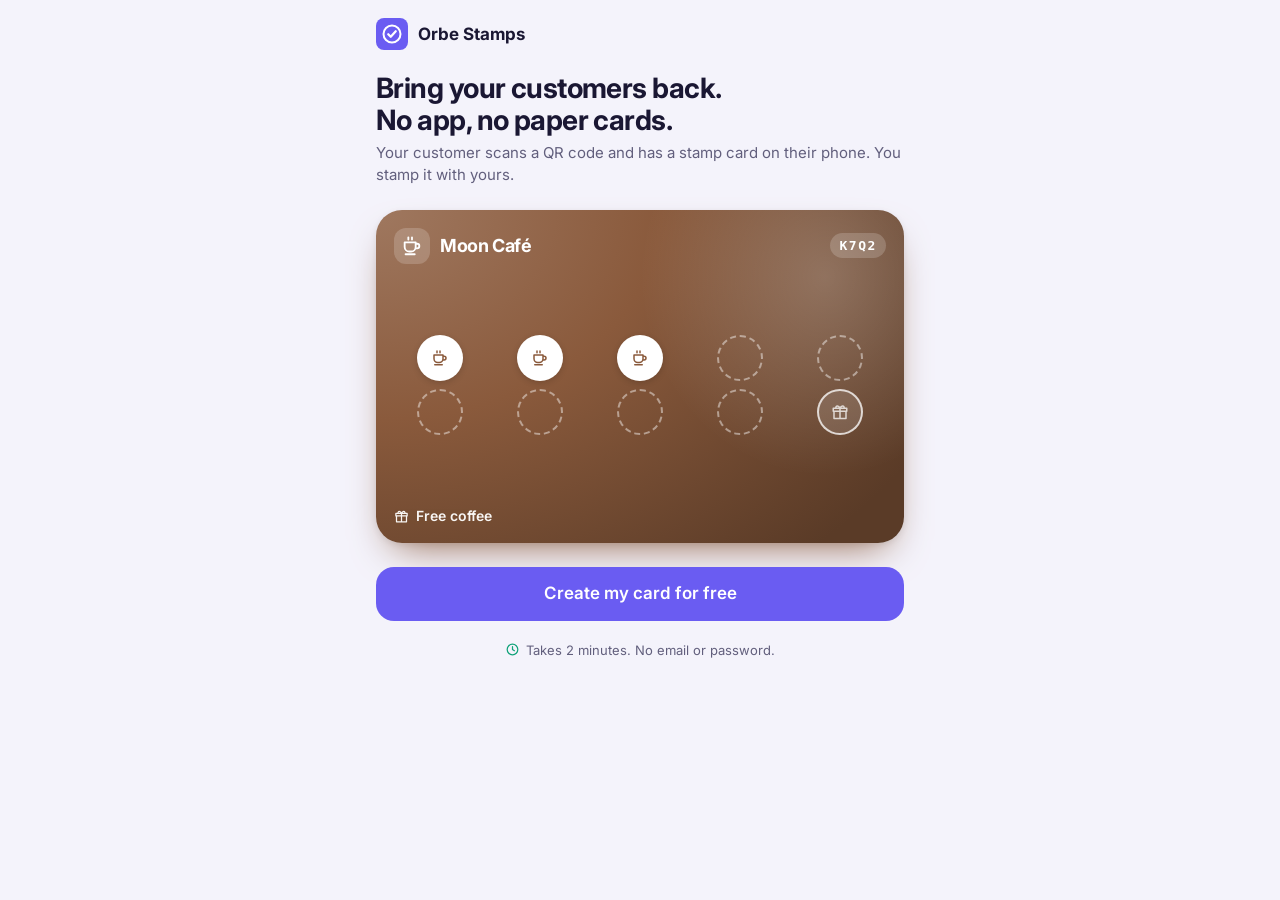
<file: index.html>
<!doctype html>
<html lang="es">
<head>
<meta charset="utf-8">
<meta name="viewport" content="width=device-width, initial-scale=1, viewport-fit=cover">
<meta name="theme-color" content="#f4f3fb" media="(prefers-color-scheme: light)">
<meta name="theme-color" content="#0b0a14" media="(prefers-color-scheme: dark)">
<meta name="apple-mobile-web-app-capable" content="yes">
<meta name="mobile-web-app-capable" content="yes">
<meta name="apple-mobile-web-app-title" content="Orbe Sellos">
<meta name="description" content="Tarjeta de fidelidad de sellos sin app: tu cliente escanea un QR y tú sellas con tu teléfono.">
<title>Orbe Sellos</title>
<link rel="icon" href="icono.svg" type="image/svg+xml">
<link rel="apple-touch-icon" href="icono-180.png">
<link rel="preconnect" href="https://fonts.googleapis.com">
<link rel="preconnect" href="https://fonts.gstatic.com" crossorigin>
<link rel="stylesheet" href="https://fonts.googleapis.com/css2?family=Inter:wght@400;500;600;700&display=swap">
<link rel="stylesheet" href="sellos.css">
<link rel="modulepreload" href="js/lib/preact-htm.js">
</head>
<body>
<div id="app"></div>
<noscript><p style="padding:40px 20px;text-align:center">Orbe Sellos necesita JavaScript.</p></noscript>
<script type="module" src="js/negocio.js"></script>
</body>
</html>
</file>
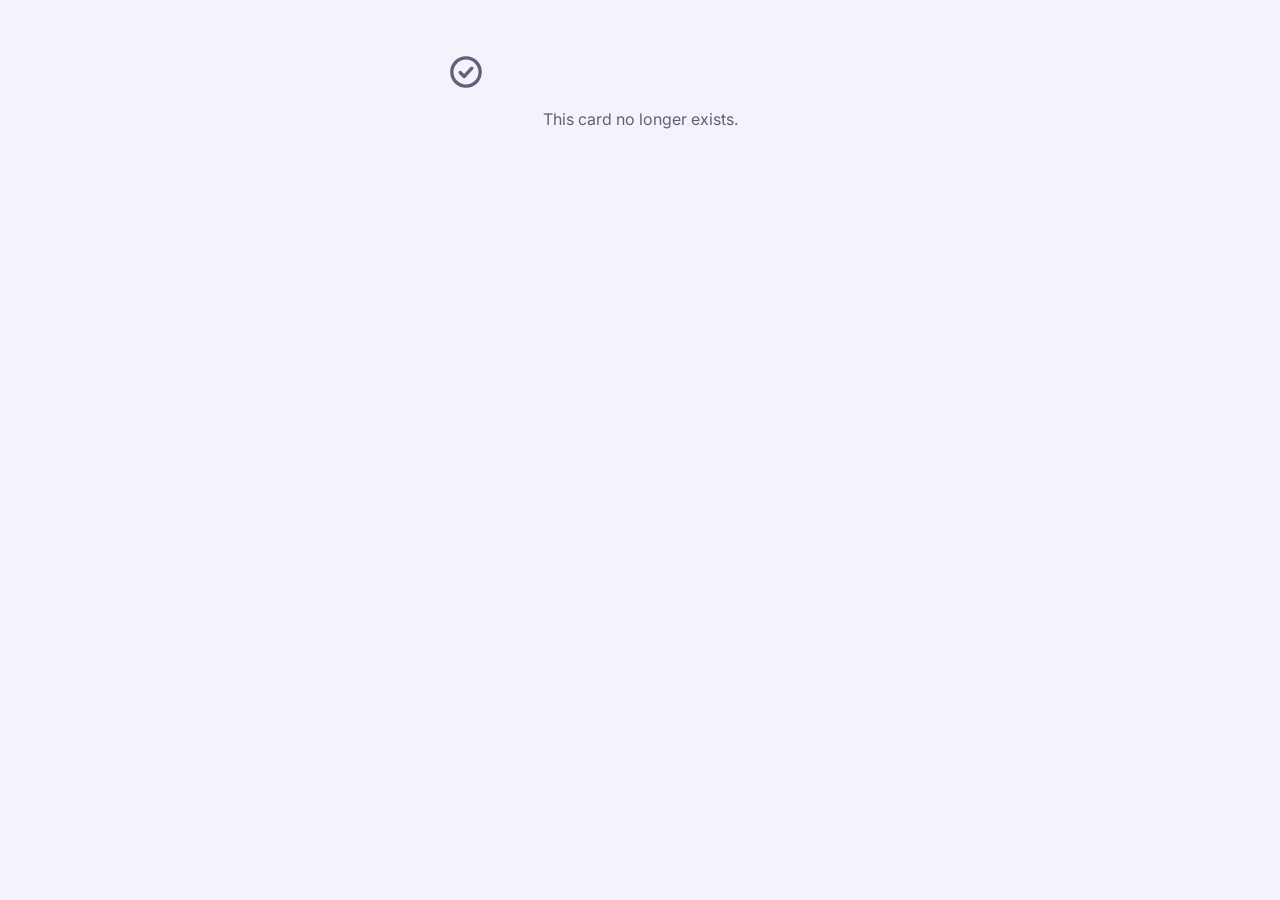
<file: t.html>
<!doctype html>
<html lang="es">
<head>
<meta charset="utf-8">
<meta name="viewport" content="width=device-width, initial-scale=1, viewport-fit=cover">
<meta name="theme-color" content="#f4f3fb" media="(prefers-color-scheme: light)">
<meta name="theme-color" content="#0b0a14" media="(prefers-color-scheme: dark)">
<meta name="apple-mobile-web-app-capable" content="yes">
<meta name="mobile-web-app-capable" content="yes">
<meta name="apple-mobile-web-app-status-bar-style" content="default">
<meta name="apple-mobile-web-app-title" content="Mi tarjeta">
<meta name="description" content="Tu tarjeta de sellos. Sin descargar nada.">
<title>Mi tarjeta de sellos</title>
<link rel="icon" href="icono.svg" type="image/svg+xml">
<link rel="apple-touch-icon" href="icono-180.png">
<link rel="preconnect" href="https://fonts.googleapis.com">
<link rel="preconnect" href="https://fonts.gstatic.com" crossorigin>
<link rel="stylesheet" href="https://fonts.googleapis.com/css2?family=Inter:wght@400;500;600;700&display=swap">
<link rel="stylesheet" href="sellos.css">
<link rel="modulepreload" href="js/lib/preact-htm.js">
</head>
<body>
<div id="app"></div>
<noscript><p style="padding:40px 20px;text-align:center">Activa JavaScript para ver tu tarjeta.</p></noscript>
<script type="module" src="js/cliente.js"></script>
</body>
</html>
</file>
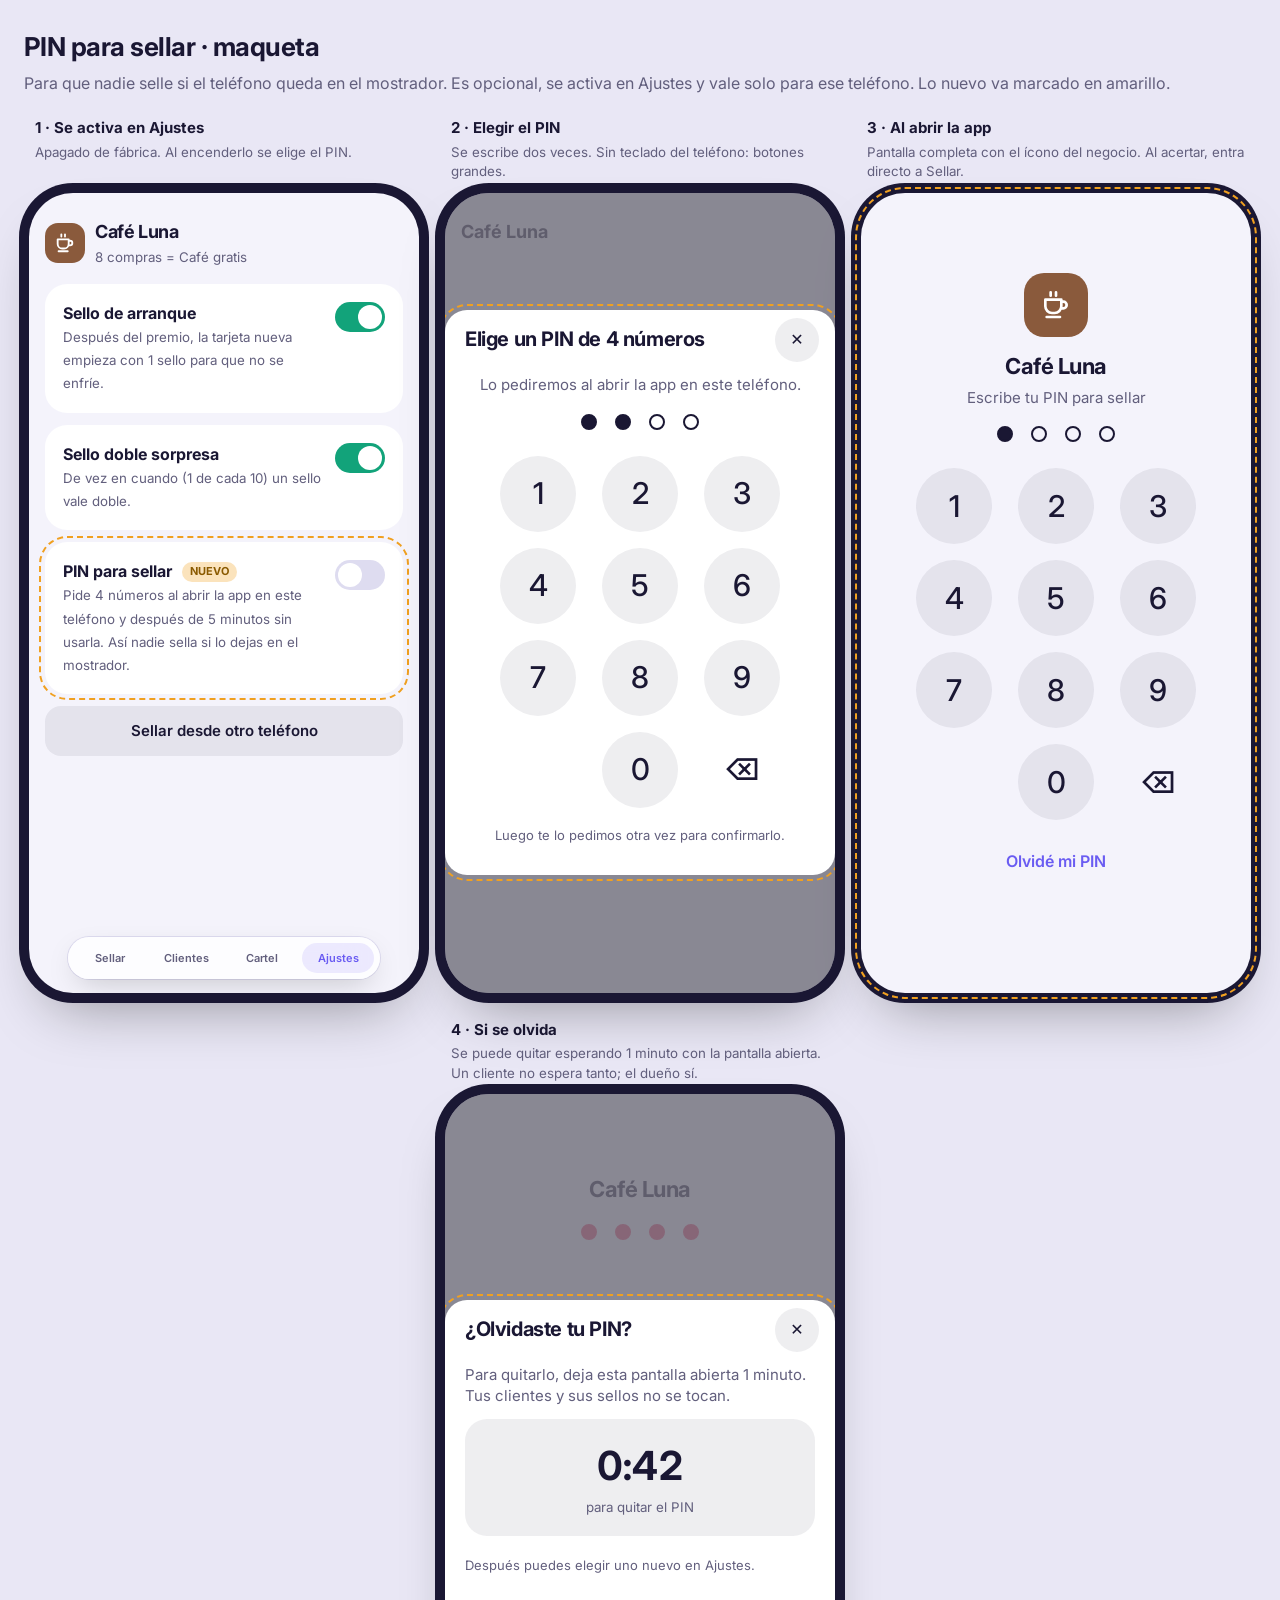
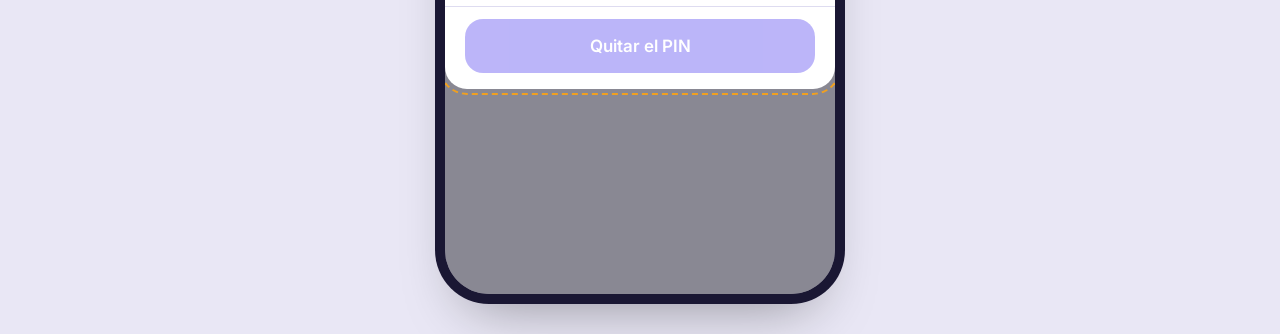
<file: maquetas/pin.html>
<!doctype html>
<html lang="es">
<head>
<meta charset="utf-8">
<meta name="viewport" content="width=device-width, initial-scale=1">
<title>Maqueta PIN</title>
<link rel="stylesheet" href="https://fonts.googleapis.com/css2?family=Inter:wght@400;500;600;700&display=swap">
<link rel="stylesheet" href="../sellos.css">
<style>
  body { background: #e9e7f5; padding: 28px 24px 40px; }
  .titulo-m { max-width: 1680px; margin: 0 auto 6px; font-size: 26px; }
  .sub-m { max-width: 1680px; margin: 0 auto 22px; color: var(--muted); }
  .tira { display: flex; gap: 26px; justify-content: center; flex-wrap: wrap; }
  .marco { width: 390px; }
  .marco > b { display: block; margin: 0 0 4px 6px; font-size: 15px; }
  .marco > small { display: block; margin: 0 0 10px 6px; color: var(--muted); min-height: 40px; }
  .tel { position: relative; width: 390px; height: 800px; background: var(--bg); border-radius: 44px; overflow: hidden; box-shadow: 0 0 0 10px #1a1733, 0 30px 60px -20px rgba(0,0,0,.4); }
  .tel .app { padding-top: 26px; }
  .tel .velo { position: absolute; animation: none; }
  .tel .hoja { animation: none; }
  .ic { display: block; }
  /* Lo nuevo */
  .puntos { display: flex; gap: 18px; justify-content: center; margin: 18px 0 26px; }
  .puntos i { width: 16px; height: 16px; border-radius: 50%; border: 2px solid var(--ink); }
  .puntos i.si { background: var(--ink); }
  .puntos.mal i { border-color: var(--out); background: var(--out); }
  .teclado { display: grid; grid-template-columns: repeat(3, 76px); gap: 16px 26px; justify-content: center; }
  .teclado button { width: 76px; height: 76px; border-radius: 50%; background: var(--fill); font-size: 30px; font-weight: 500; display: grid; place-items: center; }
  .teclado button.vacia { background: none; }
  .candado { width: 64px; height: 64px; border-radius: 20px; display: grid; place-items: center; margin: 0 auto 14px; color: #fff; }
  .nuevo { outline: 2.5px dashed var(--warn); outline-offset: 4px; border-radius: 22px; }
  .etq-nuevo { display: inline-block; font-size: 11px; font-weight: 700; color: #8a5a00; background: color-mix(in srgb, var(--warn) 30%, #fff); padding: 2px 8px; border-radius: 999px; margin-left: 6px; vertical-align: 2px; }
  .barra { position: absolute; }
</style>
</head>
<body>
<h1 class="titulo-m">PIN para sellar · maqueta</h1>
<p class="sub-m">Para que nadie selle si el teléfono queda en el mostrador. Es opcional, se activa en Ajustes y vale solo para ese teléfono. Lo nuevo va marcado en amarillo.</p>

<div class="tira">

  <!-- 1. Ajustes -->
  <div class="marco">
    <b>1 · Se activa en Ajustes</b>
    <small>Apagado de fábrica. Al encenderlo se elige el PIN.</small>
    <div class="tel"><div class="app">
      <div class="fila" style="justify-content:space-between;margin-bottom:16px">
        <div class="fila"><span style="background:#8a5a3c;color:#fff;width:40px;height:40px;border-radius:13px;display:grid;place-items:center"><svg width="22" height="22" viewBox="0 0 24 24" fill="none" stroke="currentColor" stroke-width="2" stroke-linecap="round" stroke-linejoin="round"><path d="M4 8h12v5a5 5 0 0 1-5 5H9a5 5 0 0 1-5-5zM16 9.5h1.5a2.5 2.5 0 0 1 0 5H16M8 2.5v2.5M12 2.5v2.5M5 21h10"/></svg></span>
          <div><b style="display:block;font-size:18px;letter-spacing:-.02em">Café Luna</b><small class="muted">8 compras = Café gratis</small></div></div>
      </div>
      <div class="pila">
        <button class="fila caja" style="text-align:left;align-items:flex-start;width:100%"><span style="flex:1"><b style="display:block">Sello de arranque</b><small class="muted">Después del premio, la tarjeta nueva empieza con 1 sello para que no se enfríe.</small></span>
          <span style="flex:none;width:50px;height:30px;border-radius:15px;padding:3px;background:var(--in)"><span style="display:block;width:24px;height:24px;border-radius:50%;background:#fff;transform:translateX(20px)"></span></span></button>
        <button class="fila caja" style="text-align:left;align-items:flex-start;width:100%"><span style="flex:1"><b style="display:block">Sello doble sorpresa</b><small class="muted">De vez en cuando (1 de cada 10) un sello vale doble.</small></span>
          <span style="flex:none;width:50px;height:30px;border-radius:15px;padding:3px;background:var(--in)"><span style="display:block;width:24px;height:24px;border-radius:50%;background:#fff;transform:translateX(20px)"></span></span></button>
        <button class="fila caja nuevo" style="text-align:left;align-items:flex-start;width:100%"><span style="flex:1"><b style="display:block">PIN para sellar <span class="etq-nuevo">NUEVO</span></b><small class="muted">Pide 4 números al abrir la app en este teléfono y después de 5 minutos sin usarla. Así nadie sella si lo dejas en el mostrador.</small></span>
          <span style="flex:none;width:50px;height:30px;border-radius:15px;padding:3px;background:var(--line)"><span style="display:block;width:24px;height:24px;border-radius:50%;background:#fff"></span></span></button>
        <button class="b-sec ancho">Sellar desde otro teléfono</button>
      </div>
    </div>
    <nav class="barra"><button>Sellar</button><button>Clientes</button><button>Cartel</button><button class="si">Ajustes</button></nav>
    </div>
  </div>

  <!-- 2. Elegir PIN -->
  <div class="marco">
    <b>2 · Elegir el PIN</b>
    <small>Se escribe dos veces. Sin teclado del teléfono: botones grandes.</small>
    <div class="tel"><div class="app" style="opacity:.35"><b style="font-size:18px">Café Luna</b></div>
      <div class="velo"><div class="hoja nuevo">
        <div class="h-raya"></div>
        <div class="h-cab"><h2>Elige un PIN de 4 números</h2><button class="b-icono">✕</button></div>
        <div class="h-cuerpo">
          <p class="sub" style="margin:0;text-align:center">Lo pediremos al abrir la app en este teléfono.</p>
          <div class="puntos"><i class="si"></i><i class="si"></i><i></i><i></i></div>
          <div class="teclado"><button>1</button><button>2</button><button>3</button><button>4</button><button>5</button><button>6</button><button>7</button><button>8</button><button>9</button><button class="vacia"></button><button>0</button><button class="vacia">⌫</button></div>
          <p class="pista" style="justify-content:center;margin-top:18px">Luego te lo pedimos otra vez para confirmarlo.</p>
        </div>
      </div></div>
    </div>
  </div>

  <!-- 3. Bloqueada -->
  <div class="marco">
    <b>3 · Al abrir la app</b>
    <small>Pantalla completa con el ícono del negocio. Al acertar, entra directo a Sellar.</small>
    <div class="tel nuevo" style="border-radius:44px"><div class="app" style="text-align:center;padding-top:80px">
      <span class="candado" style="background:#8a5a3c"><svg width="32" height="32" viewBox="0 0 24 24" fill="none" stroke="currentColor" stroke-width="2" stroke-linecap="round" stroke-linejoin="round"><path d="M4 8h12v5a5 5 0 0 1-5 5H9a5 5 0 0 1-5-5zM16 9.5h1.5a2.5 2.5 0 0 1 0 5H16M8 2.5v2.5M12 2.5v2.5M5 21h10"/></svg></span>
      <h2 style="font-size:22px">Café Luna</h2>
      <p class="sub" style="margin-top:4px">Escribe tu PIN para sellar</p>
      <div class="puntos"><i class="si"></i><i></i><i></i><i></i></div>
      <div class="teclado"><button>1</button><button>2</button><button>3</button><button>4</button><button>5</button><button>6</button><button>7</button><button>8</button><button>9</button><button class="vacia"></button><button>0</button><button class="vacia">⌫</button></div>
      <button class="b-texto" style="margin-top:20px">Olvidé mi PIN</button>
    </div></div>
  </div>

  <!-- 4. Olvidé -->
  <div class="marco">
    <b>4 · Si se olvida</b>
    <small>Se puede quitar esperando 1 minuto con la pantalla abierta. Un cliente no espera tanto; el dueño sí.</small>
    <div class="tel"><div class="app" style="text-align:center;padding-top:80px;opacity:.35">
      <h2 style="font-size:22px">Café Luna</h2><div class="puntos mal"><i></i><i></i><i></i><i></i></div></div>
      <div class="velo"><div class="hoja nuevo">
        <div class="h-raya"></div>
        <div class="h-cab"><h2>¿Olvidaste tu PIN?</h2><button class="b-icono">✕</button></div>
        <div class="h-cuerpo pila">
          <p class="sub" style="margin:0">Para quitarlo, deja esta pantalla abierta 1 minuto. Tus clientes y sus sellos no se tocan.</p>
          <div class="caja" style="background:var(--fill);text-align:center"><b class="num" style="font-size:40px;letter-spacing:-.02em">0:42</b><br/><small class="muted">para quitar el PIN</small></div>
          <p class="pista">Después puedes elegir uno nuevo en Ajustes.</p>
        </div>
        <div class="h-pie"><button class="b-pri" disabled>Quitar el PIN</button></div>
      </div></div>
    </div>
  </div>

</div>
</body>
</html>
</file>
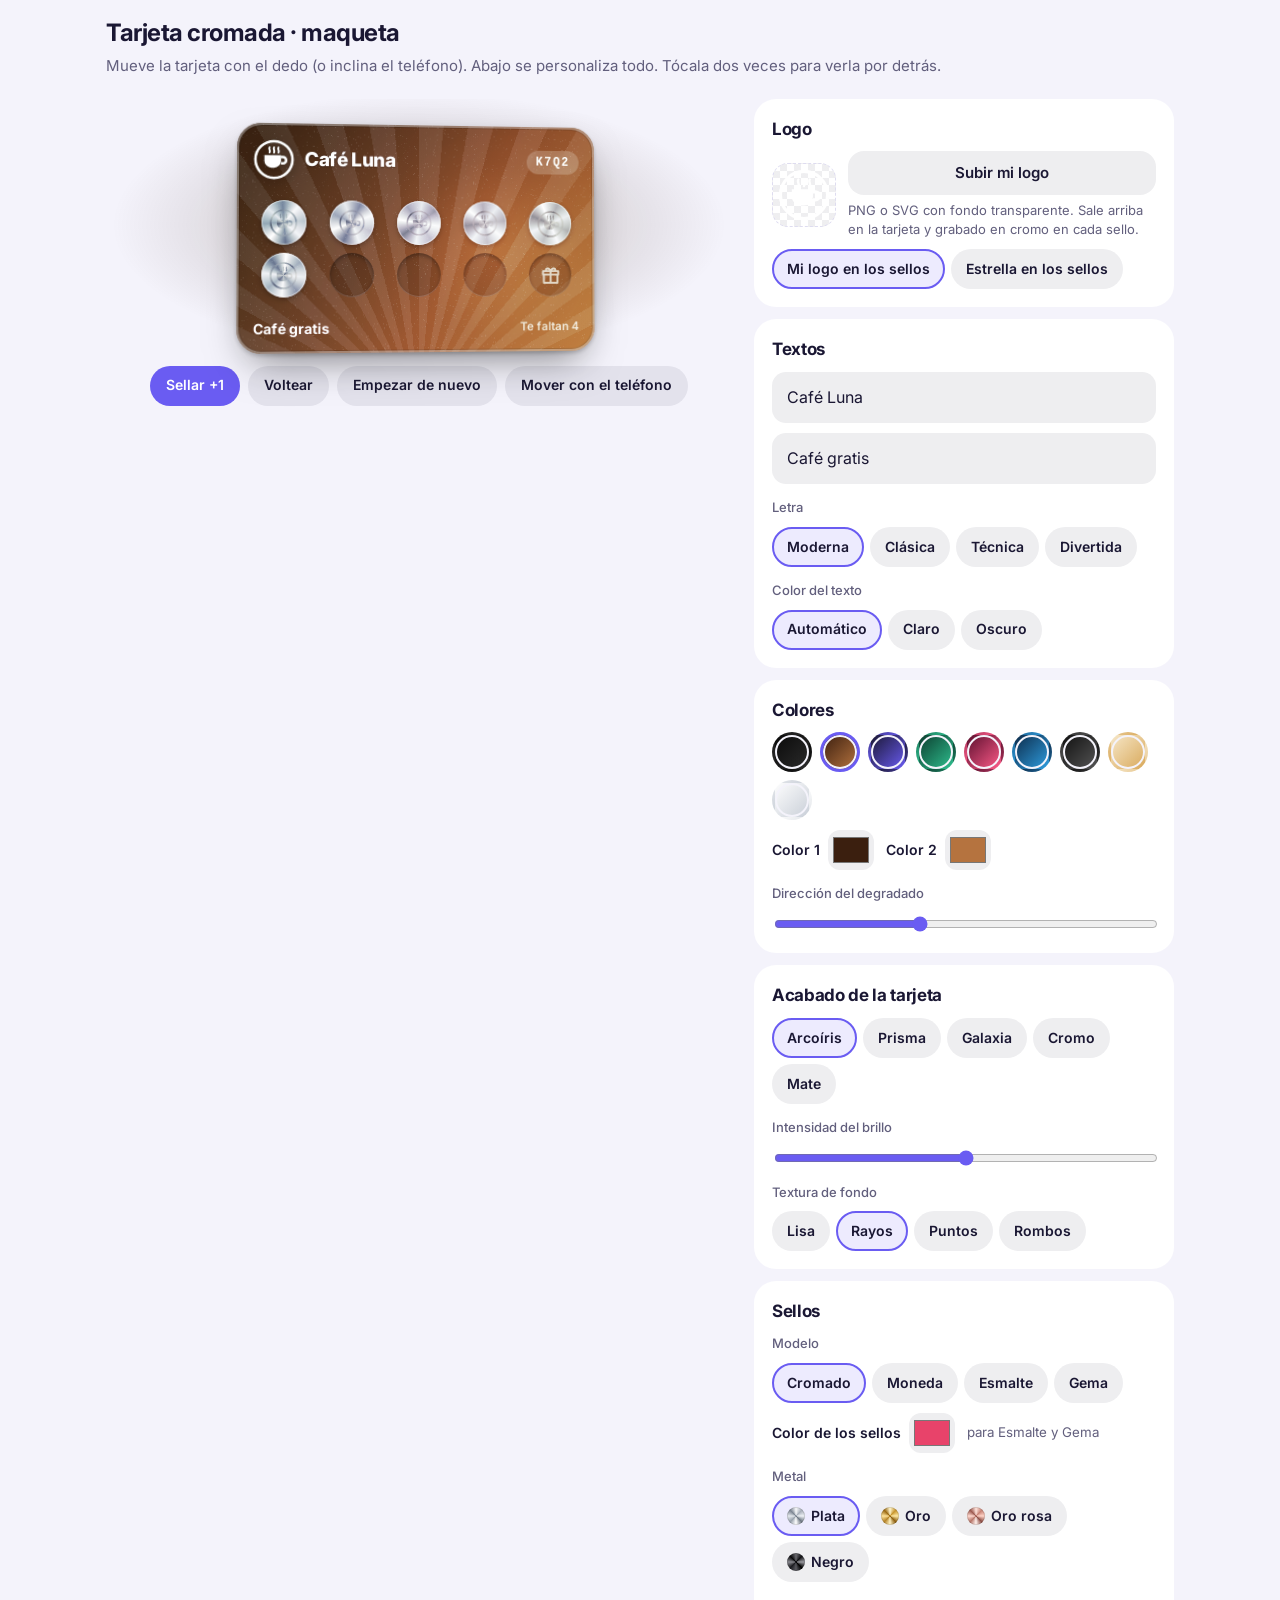
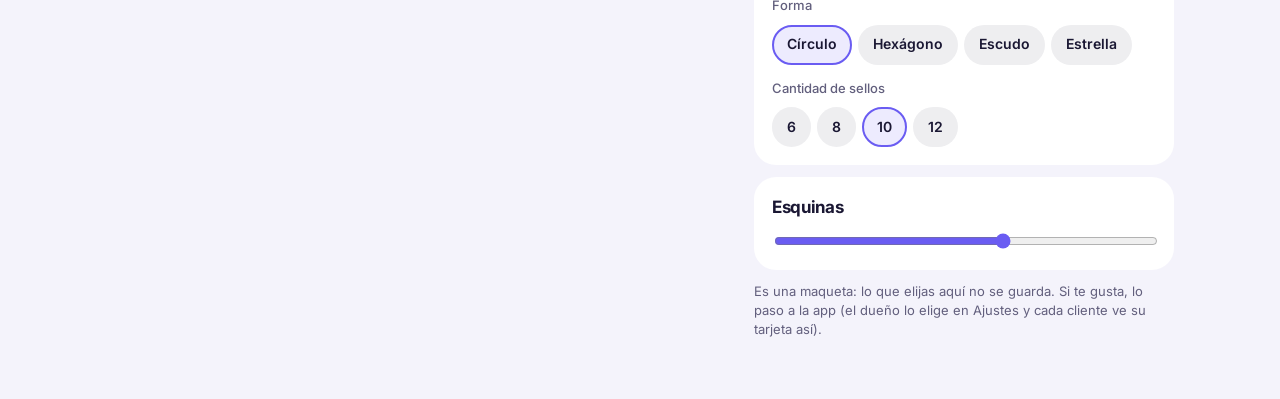
<file: maquetas/tarjeta-wow.html>
<!doctype html>
<html lang="es">
<head>
<meta charset="utf-8">
<meta name="viewport" content="width=device-width, initial-scale=1, viewport-fit=cover">
<title>Tarjeta cromada · maqueta</title>
<link rel="preconnect" href="https://fonts.googleapis.com">
<link rel="preconnect" href="https://fonts.gstatic.com" crossorigin>
<link rel="stylesheet" href="https://fonts.googleapis.com/css2?family=Inter:wght@400;500;600;700;800&family=Fraunces:opsz,wght@9..144,600;9..144,800&family=Space+Grotesk:wght@500;700&family=Baloo+2:wght@600;800&display=swap">
<link rel="stylesheet" href="../sellos.css">
<style>
  body { overflow-x: hidden; }
  .pagina { max-width: 1100px; margin: 0 auto; padding: calc(env(safe-area-inset-top) + 16px) 16px 60px; display: grid; gap: 22px; }
  @media (min-width: 900px) { .pagina { grid-template-columns: 1fr 420px; align-items: start; } .escenario { position: sticky; top: 20px; } }
  .cabeza { grid-column: 1 / -1; }
  .cabeza h1 { font-size: 24px; }
  .cabeza p { margin: 4px 0 0; color: var(--muted); font-size: 15px; }

  /* ---------- Escenario ---------- */
  .escenario { display: grid; gap: 14px; justify-items: center; padding: 26px 0 8px;
    background: radial-gradient(70% 60% at 50% 40%, color-mix(in srgb, var(--c1) 30%, transparent), transparent 70%); border-radius: 28px; }
  @media (max-width: 899px) { .escenario { position: sticky; top: 0; z-index: 5; background-color: var(--bg); padding: calc(env(safe-area-inset-top) + 14px) 0 12px; margin: 0 -16px; border-radius: 0 0 28px 28px; box-shadow: 0 10px 24px -18px rgba(0,0,0,.4); } }
  .persp { perspective: 1100px; width: min(360px, calc(100vw - 48px)); touch-action: none; cursor: grab; user-select: none; -webkit-user-select: none; }
  .persp:active { cursor: grabbing; }

  /* ---------- La carta ---------- */
  .carta { --rx: 0; --ry: 0; --mx: 50; --my: 50; --fuerza: .4; --ang: 0; --vuelta: 0;
    position: relative; aspect-ratio: 1.586; border-radius: var(--radio); transform-style: preserve-3d;
    transform: rotateX(calc(var(--rx) * 1deg)) rotateY(calc(var(--ry) * 1deg + var(--vuelta) * 1deg));
    transition: transform .08s linear; will-change: transform; }
  .cara { position: absolute; inset: 0; border-radius: inherit; overflow: hidden;
    box-shadow: 0 calc(18px + var(--rx) * -.6px) 40px -14px rgba(0,0,0,.55), 0 2px 4px rgba(0,0,0,.2); }
  .dorso { transform: rotateY(180deg); }
  /* Qué cara se ve (no depende solo de backface-visibility, que falla con animaciones en algunos navegadores) */
  .carta.girada .frente, .carta:not(.girada) .dorso { visibility: hidden; }
  .fondo { position: absolute; inset: 0; background: linear-gradient(var(--grad), var(--c1), var(--c2)); }
  .patron { position: absolute; inset: 0; opacity: .9; }
  .p-lisa { display: none; }
  .p-puntos { background: radial-gradient(rgba(255,255,255,.16) 1.4px, transparent 1.6px) 0 0 / 14px 14px; }
  .p-rayos { background: repeating-conic-gradient(from 0deg at 50% 125%, rgba(255,255,255,.09) 0 5deg, transparent 5deg 10deg); }
  .p-rombos { background: conic-gradient(from 45deg, rgba(255,255,255,.07) 25%, transparent 0 50%, rgba(255,255,255,.07) 0 75%, transparent 0) 0 0 / 26px 26px; }

  .contenido { position: absolute; inset: 0; padding: 16px 16px 14px; display: flex; flex-direction: column; gap: 8px; color: var(--tinta); font-family: var(--letra); }
  .c-cab { display: flex; align-items: center; gap: 10px; min-height: 40px; }
  .c-logo { height: 40px; max-width: 120px; object-fit: contain; filter: drop-shadow(0 2px 4px rgba(0,0,0,.35)); }
  .c-nombre { font-weight: 800; font-size: 19px; letter-spacing: -.02em; flex: 1; min-width: 0; white-space: nowrap; overflow: hidden; text-overflow: ellipsis; text-shadow: 0 1px 2px rgba(0,0,0,.25); }
  .c-cod { font: 700 12px/1 ui-monospace, Menlo, monospace; letter-spacing: .14em; padding: 6px 9px; border-radius: 999px; background: rgba(255,255,255,.2); backdrop-filter: blur(4px); }
  .tinta-oscura .c-cod { background: rgba(0,0,0,.12); }
  .sellos { flex: 1; display: grid; gap: 8px; align-content: center; justify-items: center; }
  .c-pie { display: flex; align-items: center; justify-content: space-between; font-weight: 700; font-size: 14px; }
  .c-pie small { font-weight: 600; opacity: .8; }

  /* ---------- Sellos cromados ---------- */
  .sello { position: relative; --tam: min(44px, calc((min(360px, 100vw - 48px) - 32px - (var(--cols) - 1) * 8px) / var(--cols))); width: var(--tam); height: var(--tam); align-self: center; border-radius: var(--forma-radio); clip-path: var(--forma-clip); }
  .sello.hueco { background: rgba(0,0,0,.2); box-shadow: inset 0 2px 4px rgba(0,0,0,.35), inset 0 -1px 0 rgba(255,255,255,.18); }
  .tinta-oscura .sello.hueco { background: rgba(0,0,0,.1); }
  .sello.hueco.premio::after { content: ''; position: absolute; inset: 26%; background: currentColor; opacity: .7;
    -webkit-mask: var(--regalo) center / contain no-repeat; mask: var(--regalo) center / contain no-repeat; }
  .sello.si { background: conic-gradient(from calc(var(--ang) * 1deg + var(--i) * 29deg), var(--metal)); box-shadow: 0 2px 5px rgba(0,0,0,.3), inset 0 0 0 1px rgba(255,255,255,.5); }
  .sello.si .marca { position: absolute; inset: 20%;
    background: linear-gradient(rgba(0,0,0,.22), rgba(0,0,0,.22)), conic-gradient(from calc(var(--ang) * -1.4deg + 180deg + var(--i) * 29deg), var(--metal));
    -webkit-mask: var(--logo-sello) center / contain no-repeat; mask: var(--logo-sello) center / contain no-repeat;
    filter: drop-shadow(0 1px 0 rgba(255,255,255,.6)) drop-shadow(0 -.5px 0 rgba(0,0,0,.3)); }
  .sello.si::after { content: ''; position: absolute; inset: 0; border-radius: inherit;
    background: radial-gradient(circle at calc(var(--mx) * 1%) calc(var(--my) * 1%), rgba(255,255,255,.45), transparent 45%); mix-blend-mode: overlay; }
  /* Modelos de sellos */
  .sello.si .capa { position: absolute; border-radius: inherit; }
  .m-moneda .sello.si .capa { inset: 0; background: repeating-conic-gradient(rgba(0,0,0,.25) 0 3deg, rgba(255,255,255,.25) 3deg 6deg);
    -webkit-mask: radial-gradient(circle, transparent 60%, #000 62%); mask: radial-gradient(circle, transparent 60%, #000 62%); }
  .m-moneda .sello.si::before { content: ''; position: absolute; inset: 22%; border-radius: 50%; box-shadow: 0 0 0 1.5px rgba(0,0,0,.3), 0 0 0 2.5px rgba(255,255,255,.6); }
  .m-moneda .sello.si .marca { inset: 25%; }
  .m-esmalte .sello.si .capa { inset: 13%; background: radial-gradient(circle at 35% 30%, color-mix(in srgb, var(--cs) 55%, #fff), var(--cs) 55%, color-mix(in srgb, var(--cs) 70%, #000)); box-shadow: inset 0 1px 3px rgba(0,0,0,.45); }
  .m-esmalte .sello.si .marca { inset: 26%; background: conic-gradient(from calc(var(--ang) * -1.4deg + 180deg), var(--metal)); }
  .m-gema .sello.si { background: conic-gradient(from calc(var(--ang) * 1.2deg + var(--i) * 40deg), color-mix(in srgb, var(--cs) 55%, #fff) 0 90deg, var(--cs) 0 180deg, color-mix(in srgb, var(--cs) 80%, #000) 0 270deg, color-mix(in srgb, var(--cs) 80%, #fff) 0); }
  .m-gema .sello.si .marca { background: linear-gradient(rgba(255,255,255,.85), rgba(255,255,255,.55)); }
  .sello.nuevo { animation: estampa .6s var(--bounce) both; }
  .sello.nuevo::before { content: ''; position: absolute; inset: 0; z-index: 2; background: linear-gradient(110deg, transparent 30%, rgba(255,255,255,.95) 50%, transparent 70%) -150% 0 / 250% 100% no-repeat; animation: destello .9s .25s ease-out both; }
  @keyframes destello { to { background-position: 150% 0; } }

  /* ---------- Capas de brillo ---------- */
  .holo, .chispas, .reflejo, .marco-cromo { position: absolute; inset: 0; border-radius: inherit; pointer-events: none; }
  .holo { background-image: repeating-linear-gradient(115deg, #ff6f91 0%, #ffc75f 6%, #f9f871 10%, #8dffb0 15%, #6bd6ff 21%, #a98bff 27%, #ff6f91 33%);
    background-size: 400% 400%; background-position: calc(var(--mx) * 1%) calc(var(--my) * 1%);
    mix-blend-mode: color-dodge; filter: brightness(.45) contrast(1.4) saturate(1.1); opacity: calc(var(--holo) * var(--fuerza) * .55); }
  .acabado-cromo .holo { background-image: repeating-linear-gradient(115deg, #fff 0%, #8d95a0 7%, #fff 12%, #5d6570 19%, #fff 26%); mix-blend-mode: overlay; filter: none; }
    .acabado-mate .holo { display: none; }
  /* Más fondos holográficos */
  .acabado-prisma .holo { background-image: repeating-linear-gradient(60deg, #ff6f91 0 7%, #ffc75f 7% 14%, #f9f871 14% 21%, #8dffb0 21% 28%, #6bd6ff 28% 35%, #a98bff 35% 42%); background-size: 300% 300%; }
  .acabado-galaxia .holo { background-image: radial-gradient(35% 45% at 25% 30%, #a98bff, transparent 70%), radial-gradient(40% 50% at 75% 65%, #ff6fd8, transparent 70%), radial-gradient(30% 40% at 60% 20%, #6bd6ff, transparent 70%), radial-gradient(35% 45% at 30% 80%, #8dffb0, transparent 70%); background-size: 160% 160%; }
  .acabado-galaxia .chispas { background-size: 140px; opacity: calc(var(--holo) * (var(--fuerza) + .2) * .7); }
  .chispas { background-image: var(--ruido); background-size: 220px; background-position: calc(var(--mx) * -1.5px) calc(var(--my) * -1.5px);
    mix-blend-mode: color-dodge; opacity: calc(var(--holo) * var(--fuerza) * .45); }
  .acabado-mate .chispas, .acabado-cromo .chispas { opacity: calc(var(--holo) * var(--fuerza) * .35); }
  .reflejo { background: radial-gradient(farthest-corner circle at calc(var(--mx) * 1%) calc(var(--my) * 1%), rgba(255,255,255,.45) 0%, rgba(255,255,255,.08) 30%, rgba(0,0,0,.2) 90%); mix-blend-mode: overlay; opacity: calc(.35 + var(--fuerza) * .45); }
  .marco-cromo { box-shadow: inset 0 0 0 2px rgba(255,255,255,.35), inset 0 0 0 3px rgba(0,0,0,.12); }

  /* Premio listo: brilla más */
  .lista .holo { opacity: calc(var(--holo) * (var(--fuerza) + .2) * .6); }
  .lista .cara.frente { animation: late 1.6s ease-in-out infinite alternate; }
  @keyframes late { to { box-shadow: 0 18px 50px -10px var(--c1), 0 0 0 3px color-mix(in srgb, var(--c1) 50%, #fff); } }

  /* Dorso */
  .dorso .contenido { align-items: center; justify-content: center; text-align: center; gap: 6px; }
  .dorso .c-logo { height: 30px; }
  .dorso .qr { width: 30%; border-radius: 10px; background: #fff; padding: 6px; box-shadow: 0 4px 12px rgba(0,0,0,.3); }
  .dorso .codigo { font: 800 24px/1 ui-monospace, Menlo, monospace; letter-spacing: .2em; padding: 8px 10px 8px 16px; border-radius: 12px; background: #fff; color: #17142b; box-shadow: 0 4px 12px rgba(0,0,0,.3); }
  .dorso small { font-weight: 600; text-shadow: 0 1px 2px rgba(0,0,0,.2); }

  .acciones { display: flex; gap: 8px; flex-wrap: wrap; justify-content: center; }
  .acciones .b-sec { min-height: 40px; font-size: 14px; }
  .acciones .b-sec.pri { background: var(--accent); color: #fff; }
  .ayuda { font-size: 13px; color: var(--muted); text-align: center; margin: 0; }

  /* ---------- Panel ---------- */
  .panel { display: grid; gap: 12px; }
  .panel .caja { display: grid; gap: 10px; }
  .panel h2 { font-size: 17px; }
  .panel .chips { gap: 6px; }
  .panel .chip { min-height: 40px; padding: 0 13px; font-size: 14px; }
  .fila-col { display: flex; gap: 12px; align-items: center; flex-wrap: wrap; }
  .fila-col label { display: flex; align-items: center; gap: 8px; font-size: 14px; font-weight: 600; }
  input[type=color] { width: 46px; height: 40px; padding: 2px; border-radius: 12px; }
  input[type=range] { padding: 0; background: none; accent-color: var(--accent); }
  .logo-sube { display: flex; align-items: center; gap: 12px; }
  .logo-prev { width: 64px; height: 64px; border-radius: 16px; display: grid; place-items: center; flex: none;
    background: repeating-conic-gradient(var(--fill) 0 25%, transparent 0 50%) 0 0 / 14px 14px; border: 1.5px dashed var(--line); }
  .logo-prev img { max-width: 52px; max-height: 52px; }
  .metal-chip { width: 18px; height: 18px; border-radius: 50%; background: conic-gradient(var(--m)); box-shadow: inset 0 0 0 1px rgba(0,0,0,.15); }
  .paletas { display: flex; gap: 8px; flex-wrap: wrap; }
  .paletas button { width: 40px; height: 40px; border-radius: 50%; background: linear-gradient(135deg, var(--a), var(--b)); border: 3px solid transparent; box-shadow: inset 0 0 0 2px var(--bg); }
  .paletas button.si { border-color: var(--accent); }
  .nota { font-size: 13px; color: var(--muted); margin: 0; }
  .ok-movil { display: none; }
</style>
</head>
<body>
<div class="pagina">
  <div class="cabeza">
    <h1>Tarjeta cromada · maqueta</h1>
    <p>Mueve la tarjeta con el dedo (o inclina el teléfono). Abajo se personaliza todo. Tócala dos veces para verla por detrás.</p>
  </div>

  <div class="escenario" id="escenario">
    <div class="persp" id="persp">
      <div class="carta" id="carta">
        <div class="cara frente">
          <div class="fondo"></div><div class="patron" id="patron"></div>
          <div class="contenido">
            <div class="c-cab"><img class="c-logo" id="cLogo" alt=""><span class="c-nombre" id="cNombre"></span><span class="c-cod">K7Q2</span></div>
            <div class="sellos" id="sellos"></div>
            <div class="c-pie"><span id="cPremio"></span><small id="cFaltan"></small></div>
          </div>
          <div class="holo"></div><div class="chispas"></div><div class="reflejo"></div><div class="marco-cromo"></div>
        </div>
        <div class="cara dorso">
          <div class="fondo"></div><div class="patron" id="patron2"></div>
          <div class="contenido"><img class="c-logo" id="cLogo2" alt=""><div id="qr"></div><b class="codigo">K7Q2</b><small>Muestra este código al pagar</small></div>
          <div class="holo"></div><div class="chispas"></div><div class="reflejo"></div><div class="marco-cromo"></div>
        </div>
      </div>
    </div>
    <div class="acciones">
      <button class="b-sec pri" id="bSellar">Sellar +1</button>
      <button class="b-sec" id="bVoltear">Voltear</button>
      <button class="b-sec" id="bReiniciar">Empezar de nuevo</button>
      <button class="b-sec" id="bMovimiento" hidden>Mover con el teléfono</button>
    </div>
  </div>

  <div class="panel">
    <div class="caja">
      <h2>Logo</h2>
      <div class="logo-sube">
        <div class="logo-prev"><img id="logoPrev" alt="Logo"></div>
        <div class="pila" style="gap:6px;flex:1">
          <label class="b-sec ancho" style="min-height:44px">Subir mi logo<input type="file" id="logoArchivo" accept="image/png,image/svg+xml,image/webp" hidden></label>
          <p class="nota">PNG o SVG con fondo transparente. Sale arriba en la tarjeta y grabado en cromo en cada sello.</p>
        </div>
      </div>
      <div class="chips" id="dibujoSello"></div>
    </div>

    <div class="caja">
      <h2>Textos</h2>
      <input id="iNombre" maxlength="30" value="Café Luna" aria-label="Nombre del negocio">
      <input id="iPremio" maxlength="30" value="Café gratis" aria-label="Premio">
      <span class="etq" style="margin:4px 0 0">Letra</span>
      <div class="chips" id="letras"></div>
      <span class="etq" style="margin:4px 0 0">Color del texto</span>
      <div class="chips" id="tintas"></div>
    </div>

    <div class="caja">
      <h2>Colores</h2>
      <div class="paletas" id="paletas"></div>
      <div class="fila-col">
        <label>Color 1 <input type="color" id="c1"></label>
        <label>Color 2 <input type="color" id="c2"></label>
      </div>
      <span class="etq" style="margin:4px 0 0">Dirección del degradado</span>
      <input type="range" id="grad" min="0" max="360" value="135" aria-label="Dirección del degradado">
    </div>

    <div class="caja">
      <h2>Acabado de la tarjeta</h2>
      <div class="chips" id="acabados"></div>
      <span class="etq" style="margin:4px 0 0">Intensidad del brillo</span>
      <input type="range" id="holo" min="0" max="100" value="50" aria-label="Intensidad del brillo">
      <span class="etq" style="margin:4px 0 0">Textura de fondo</span>
      <div class="chips" id="patrones"></div>
    </div>

    <div class="caja">
      <h2>Sellos</h2>
      <span class="etq" style="margin:0">Modelo</span>
      <div class="chips" id="modelos"></div>
      <div class="fila-col"><label>Color de los sellos <input type="color" id="cs"></label><small class="muted">para Esmalte y Gema</small></div>
      <span class="etq" style="margin:4px 0 0">Metal</span>
      <div class="chips" id="metales"></div>
      <span class="etq" style="margin:4px 0 0">Forma</span>
      <div class="chips" id="formas"></div>
      <span class="etq" style="margin:4px 0 0">Cantidad de sellos</span>
      <div class="chips" id="cantidades"></div>
    </div>

    <div class="caja">
      <h2>Esquinas</h2>
      <input type="range" id="radio" min="6" max="36" value="24" aria-label="Esquinas">
    </div>
    <p class="nota">Es una maqueta: lo que elijas aquí no se guarda. Si te gusta, lo paso a la app (el dueño lo elige en Ajustes y cada cliente ve su tarjeta así).</p>
  </div>
</div>

<script type="module">
import qrcode from '../js/lib/qrcode.js';
const $ = id => document.getElementById(id);
const raiz = document.documentElement, carta = $('carta'), persp = $('persp');

// ---------- Opciones ----------
const METALES = {
  plata:   { n: 'Plata',    m: '#f8f9fb, #a9b0bb, #eef1f5, #6f7884, #ffffff, #9aa3ae, #e3e7ec, #7d8693, #f8f9fb' },
  oro:     { n: 'Oro',      m: '#fff6cf, #c8962e, #ffe9a3, #8f6110, #fff3c4, #b8862a, #ffe39a, #9c6b14, #fff6cf' },
  rosa:    { n: 'Oro rosa', m: '#ffe4dc, #c98477, #ffd3c7, #8e4f46, #fff0eb, #b9786c, #ffd9cf, #9e5a50, #ffe4dc' },
  negro:   { n: 'Negro',    m: '#6b6b70, #111114, #9a9aa0, #000, #5a5a60, #1c1c20, #8a8a90, #0a0a0c, #6b6b70' }
};
const ACABADOS = { holo: 'Arcoíris', prisma: 'Prisma', galaxia: 'Galaxia', cromo: 'Cromo', mate: 'Mate' };
const MODELOS = { clasico: 'Cromado', moneda: 'Moneda', esmalte: 'Esmalte', gema: 'Gema' };
// Texto claro u oscuro según qué tan claro es el fondo (si está en Automático).
const luz = hex => { const n = parseInt(hex.slice(1), 16), c = [n >> 16, (n >> 8) & 255, n & 255].map(v => { v /= 255; return v <= .04 ? v / 12.92 : ((v + .055) / 1.055) ** 2.4; }); return .2126 * c[0] + .7152 * c[1] + .0722 * c[2]; };
const tintaOscura = () => e.tinta === 'auto' ? (luz(e.c1) + luz(e.c2)) / 2 > .4 : e.tinta === 'oscura';
const PATRONES = { lisa: 'Lisa', rayos: 'Rayos', puntos: 'Puntos', rombos: 'Rombos' };
const FORMAS = {
  circulo:  { n: 'Círculo',  r: '50%', c: 'none' },
  hexagono: { n: 'Hexágono', r: '0',   c: 'polygon(25% 4%, 75% 4%, 100% 50%, 75% 96%, 25% 96%, 0 50%)' },
  escudo:   { n: 'Escudo',   r: '0',   c: 'polygon(50% 0, 100% 14%, 92% 66%, 50% 100%, 8% 66%, 0 14%)' },
  estrella: { n: 'Estrella', r: '0',   c: 'polygon(50% 0, 62% 33%, 98% 36%, 70% 58%, 80% 94%, 50% 74%, 20% 94%, 30% 58%, 2% 36%, 38% 33%)' }
};
const LETRAS = { inter: ['Moderna', 'Inter, sans-serif'], fraunces: ['Clásica', 'Fraunces, Georgia, serif'], grotesk: ['Técnica', '"Space Grotesk", sans-serif'], baloo: ['Divertida', '"Baloo 2", sans-serif'] };
const PALETAS = [['#0a0a0a', '#2b2b2b'], ['#3b1f0f', '#b5733f'], ['#1a1733', '#6a5cf2'], ['#0b3d2e', '#2fbf8f'], ['#5b0f2e', '#ff5c8a'], ['#0d2b4a', '#2f9ee0'], ['#111', '#555'], ['#f6e7c8', '#d9a95b'], ['#fdfdfd', '#c9cfd8']];
const REGALO = 'data:image/svg+xml,' + encodeURIComponent('<svg xmlns="http://www.w3.org/2000/svg" viewBox="0 0 24 24" fill="none" stroke="#000" stroke-width="2.2" stroke-linecap="round" stroke-linejoin="round"><path d="M4 11h16v9.5H4zM3 7h18v4H3zM12 7v13.5M12 7c-1.5-4-6-4-5.5-.5M12 7c1.5-4 6-4 5.5-.5"/></svg>');
const logoDemo = color => 'data:image/svg+xml,' + encodeURIComponent('<svg xmlns="http://www.w3.org/2000/svg" viewBox="0 0 64 64"><circle cx="32" cy="32" r="29" fill="none" stroke="#fff" stroke-width="4"/><path d="M17 25h26v9a11 11 0 0 1-11 11h-4a11 11 0 0 1-11-11z" fill="#fff"/><path d="M43 28h3a5 5 0 0 1 0 10h-3" fill="none" stroke="#fff" stroke-width="4"/><path d="M25 13c-2 3 2 5 0 8M32 13c-2 3 2 5 0 8M39 13c-2 3 2 5 0 8" fill="none" stroke="#fff" stroke-width="3" stroke-linecap="round"/></svg>'.replaceAll('#fff', color));
const LOGO_DEMO = logoDemo('#fff');
const ICONO_SELLO = 'data:image/svg+xml,' + encodeURIComponent('<svg xmlns="http://www.w3.org/2000/svg" viewBox="0 0 24 24"><path d="M12 2.5l2.9 5.9 6.5.9-4.7 4.6 1.1 6.5L12 17.3l-5.8 3.1 1.1-6.5L2.6 9.3l6.5-.9z" fill="#000"/></svg>');
const RUIDO = 'data:image/svg+xml,' + encodeURIComponent('<svg xmlns="http://www.w3.org/2000/svg" width="220" height="220"><filter id="n"><feTurbulence type="fractalNoise" baseFrequency="1.1" numOctaves="2" seed="7"/><feColorMatrix values="0 0 0 0 1  0 0 0 0 1  0 0 0 0 1  0 0 0 14 -10"/></filter><rect width="100%" height="100%" filter="url(#n)"/></svg>');

const e = { demo: true, logo: LOGO_DEMO, dibujo: 'logo', nombre: 'Café Luna', premio: 'Café gratis', letra: 'inter', tinta: 'auto', c1: '#3b1f0f', c2: '#b5733f', cs: '#e8436a', modelo: 'clasico', grad: 135,
  acabado: 'holo', holo: 50, patron: 'rayos', metal: 'plata', forma: 'circulo', meta: 10, sellos: 6, radio: 24 };

// ---------- Pintar ----------
function chips(id, opciones, clave, extra) {
  const cont = $(id); cont.innerHTML = '';
  for (const [k, v] of Object.entries(opciones)) {
    const b = document.createElement('button'); b.className = 'chip' + (e[clave] == k ? ' si' : '');
    b.innerHTML = (extra ? extra(k, v) : '') + (typeof v === 'string' ? v : Array.isArray(v) ? v[0] : v.n);
    b.onclick = () => { e[clave] = isNaN(k) ? k : +k; if (clave === 'meta') e.sellos = Math.min(e.sellos, e.meta); pintarTodo(); };
    cont.appendChild(b);
  }
}
function pintarSellos(nuevo = -1) {
  const cont = $('sellos'); cont.innerHTML = '';
  const cols = e.meta <= 6 ? e.meta : e.meta <= 10 ? 5 : 6;
  cont.style.gridTemplateColumns = `repeat(${cols}, 1fr)`; cont.style.setProperty('--cols', cols);
  for (let i = 0; i < e.meta; i++) {
    const s = document.createElement('span'); s.style.setProperty('--i', i);
    if (i < e.sellos) { s.className = 'sello si' + (i === nuevo ? ' nuevo' : ''); s.innerHTML = '<span class="capa"></span><span class="marca"></span>'; }
    else s.className = 'sello hueco' + (i === e.meta - 1 ? ' premio' : '');
    cont.appendChild(s);
  }
  const faltan = e.meta - e.sellos;
  $('cFaltan').textContent = faltan <= 0 ? '¡Premio listo!' : faltan === 1 ? 'Te falta 1' : `Te faltan ${faltan}`;
  carta.classList.toggle('lista', faltan <= 0);
}
function pintarTodo() {
  const f = FORMAS[e.forma];
  const oscura = tintaOscura();
  if (e.demo) e.logo = logoDemo(oscura ? '#17142b' : '#fff');
  const v = { '--c1': e.c1, '--c2': e.c2, '--grad': e.grad + 'deg', '--holo': e.holo / 100, '--radio': e.radio + 'px', '--metal': METALES[e.metal].m,
    '--forma-radio': f.r, '--forma-clip': f.c, '--letra': LETRAS[e.letra][1], '--tinta': oscura ? '#17142b' : '#fff', '--cs': e.cs,
    '--logo-sello': `url("${e.dibujo === 'logo' ? e.logo : ICONO_SELLO}")`, '--regalo': `url("${REGALO}")`, '--ruido': `url("${RUIDO}")` };
  for (const k in v) raiz.style.setProperty(k, v[k]);
  carta.className = (act.v > 90 ? 'girada ' : '') + 'carta acabado-' + e.acabado + (oscura ? ' tinta-oscura' : '') + (e.sellos >= e.meta ? ' lista' : '');
  $('patron').className = $('patron2').className = 'patron p-' + e.patron;
  $('cLogo').src = $('cLogo2').src = $('logoPrev').src = e.logo;
  $('cNombre').textContent = e.nombre; $('cPremio').textContent = e.premio;
  $('c1').value = e.c1; $('c2').value = e.c2;
  chips('dibujoSello', { logo: 'Mi logo en los sellos', icono: 'Estrella en los sellos' }, 'dibujo');
  chips('letras', LETRAS, 'letra');
  chips('tintas', { auto: 'Automático', clara: 'Claro', oscura: 'Oscuro' }, 'tinta');
  chips('modelos', MODELOS, 'modelo');
  $('sellos').className = 'sellos m-' + e.modelo; $('cs').value = e.cs;
  chips('acabados', ACABADOS, 'acabado');
  chips('patrones', PATRONES, 'patron');
  chips('metales', METALES, 'metal', (k, m) => `<span class="metal-chip" style="--m:${m.m}"></span>`);
  chips('formas', FORMAS, 'forma');
  chips('cantidades', { 6: '6', 8: '8', 10: '10', 12: '12' }, 'meta');
  const pal = $('paletas'); pal.innerHTML = '';
  for (const [a, b] of PALETAS) { const x = document.createElement('button'); x.style.cssText = `--a:${a};--b:${b}`; x.className = e.c1 === a && e.c2 === b ? 'si' : ''; x.setAttribute('aria-label', 'Colores'); x.onclick = () => { e.c1 = a; e.c2 = b; e.tinta = 'auto'; pintarTodo(); }; pal.appendChild(x); }
  pintarSellos();
}

// ---------- Controles ----------
$('iNombre').oninput = ev => { e.nombre = ev.target.value; $('cNombre').textContent = e.nombre; };
$('iPremio').oninput = ev => { e.premio = ev.target.value; $('cPremio').textContent = e.premio; };
$('c1').oninput = ev => { e.c1 = ev.target.value; pintarTodo(); };
$('c2').oninput = ev => { e.c2 = ev.target.value; pintarTodo(); };
$('cs').oninput = ev => { e.cs = ev.target.value; raiz.style.setProperty('--cs', e.cs); };
$('grad').oninput = ev => { e.grad = +ev.target.value; raiz.style.setProperty('--grad', e.grad + 'deg'); };
$('holo').oninput = ev => { e.holo = +ev.target.value; raiz.style.setProperty('--holo', e.holo / 100); };
$('radio').oninput = ev => { e.radio = +ev.target.value; raiz.style.setProperty('--radio', e.radio + 'px'); };
$('logoArchivo').onchange = ev => {
  const a = ev.target.files[0]; if (!a) return;
  const r = new FileReader(); r.onload = () => { e.demo = false; e.logo = r.result; e.dibujo = 'logo'; pintarTodo(); }; r.readAsDataURL(a);
};
$('bSellar').onclick = () => {
  if (e.sellos >= e.meta) { e.sellos = 1; pintarSellos(0); } else { e.sellos++; pintarSellos(e.sellos - 1); }
  try { navigator.vibrate && navigator.vibrate(e.sellos >= e.meta ? [30, 60, 30, 60, 90] : 35); } catch (x) {}
  empujon();
};
$('bReiniciar').onclick = () => { e.sellos = 2; pintarSellos(); };
let vuelta = 0;
const voltear = () => { vuelta = vuelta ? 0 : 180; };
$('bVoltear').onclick = voltear;

// QR del dorso
(() => { const q = qrcode(0, 'M'); q.addData('https://orbe7apps.github.io/orbe-sellos/t.html?p=demo'); q.make(); const n = q.getModuleCount(); let d = '';
  for (let r = 0; r < n; r++) for (let c = 0; c < n; c++) if (q.isDark(r, c)) d += `M${c} ${r}h1v1h-1z`;
  $('qr').innerHTML = `<svg class="qr" viewBox="0 0 ${n} ${n}" shape-rendering="crispEdges"><path d="${d}" fill="#111"/></svg>`; })();

// ---------- Movimiento ----------
// Destino (dedo o teléfono) y posición actual, que lo sigue con suavidad.
const dest = { rx: 0, ry: 0, mx: 50, my: 50 }, act = { rx: 0, ry: 0, mx: 50, my: 50, v: 0 };
let tocando = false, sensor = false, base = null, ultimoToque = 0, golpe = 0;
function desdePunto(x, y) {
  const r = persp.getBoundingClientRect();
  const px = Math.min(1, Math.max(0, (x - r.left) / r.width)), py = Math.min(1, Math.max(0, (y - r.top) / r.height));
  dest.ry = (px - .5) * 34; dest.rx = (.5 - py) * 26; dest.mx = px * 100; dest.my = py * 100;
}
persp.addEventListener('pointerdown', ev => { tocando = true; persp.setPointerCapture(ev.pointerId); desdePunto(ev.clientX, ev.clientY);
  const t = Date.now(); if (t - ultimoToque < 320) voltear(); ultimoToque = t; });
persp.addEventListener('pointermove', ev => { if (tocando || ev.pointerType === 'mouse') desdePunto(ev.clientX, ev.clientY); });
const soltar = () => { tocando = false; if (!sensor) Object.assign(dest, { rx: 0, ry: 0, mx: 50, my: 50 }); };
persp.addEventListener('pointerup', soltar); persp.addEventListener('pointercancel', soltar); persp.addEventListener('pointerleave', ev => ev.pointerType === 'mouse' && soltar());
function alInclinar(ev) {
  if (ev.beta == null || tocando) return; sensor = true;
  if (!base) base = { b: ev.beta, g: ev.gamma };
  const b = Math.max(-25, Math.min(25, ev.beta - base.b)), g = Math.max(-25, Math.min(25, ev.gamma - base.g));
  dest.rx = -b * .9; dest.ry = g * 1.1; dest.mx = 50 + g * 2; dest.my = 50 + b * 2;
}
if (window.DeviceOrientationEvent) {
  if (typeof DeviceOrientationEvent.requestPermission === 'function') {
    const b = $('bMovimiento'); b.hidden = false;
    b.onclick = async () => { try { if (await DeviceOrientationEvent.requestPermission() === 'granted') { addEventListener('deviceorientation', alInclinar); b.hidden = true; } } catch (x) {} };
  } else addEventListener('deviceorientation', alInclinar);
}
function empujon() { golpe = 1; }
function cuadro() {
  const k = tocando ? .25 : .08;
  for (const p of ['rx', 'ry', 'mx', 'my']) act[p] += (dest[p] - act[p]) * k;
  act.v += (vuelta - act.v) * .12;
  // Sin dedo ni sensor: balanceo suave para que se vea vivo.
  let rx = act.rx, ry = act.ry, mx = act.mx, my = act.my;
  if (!tocando && !sensor) { const t = performance.now() / 1000; ry += Math.sin(t * .9) * 7; rx += Math.cos(t * .7) * 4; mx += Math.sin(t * .9) * 22; my += Math.cos(t * .7) * 14; }
  if (golpe > .01) { rx += golpe * 6; golpe *= .88; }
  const dist = Math.min(1, Math.hypot(mx - 50, my - 50) / 50);
  const s = carta.style;
  const girada = act.v > 90; if (carta.classList.contains('girada') !== girada) carta.classList.toggle('girada', girada);
  s.setProperty('--rx', rx.toFixed(2)); s.setProperty('--ry', ry.toFixed(2)); s.setProperty('--vuelta', act.v.toFixed(2));
  s.setProperty('--mx', mx.toFixed(1)); s.setProperty('--my', my.toFixed(1));
  s.setProperty('--fuerza', (.3 + dist * .7).toFixed(3)); s.setProperty('--ang', (ry * 5 + rx * 4).toFixed(1));
  requestAnimationFrame(cuadro);
}
pintarTodo(); requestAnimationFrame(cuadro);
</script>
</body>
</html>
</file>
<file: sellos.css>
/* Orbe Sellos: colores, letra y movimiento de Orbe (docs/ESTILO.md). */
:root {
  --bg: #f4f3fb; --surface: #ffffff; --ink: #1a1733; --muted: #625f7d; --line: #dedcf0;
  --accent: #6a5cf2; --accent-ink: #fff; --in: #12a37a; --out: #e8436a; --warn: #f0a020;
  --fill: rgba(26, 23, 51, 0.07);
  --spring: cubic-bezier(0.32, 0.72, 0, 1); --bounce: cubic-bezier(0.34, 1.56, 0.64, 1);
  color-scheme: light;
}
@media (prefers-color-scheme: dark) {
  :root:not([data-theme="light"]) { --bg: #0b0a14; --surface: #16142a; --ink: #efeefe; --muted: #9a97b8; --line: #2a2745; --accent: #8f84ff; --in: #3ddc9f; --out: #ff6b8b; --fill: rgba(239, 238, 254, 0.07); color-scheme: dark; }
}
:root[data-theme="dark"] { --bg: #0b0a14; --surface: #16142a; --ink: #efeefe; --muted: #9a97b8; --line: #2a2745; --accent: #8f84ff; --in: #3ddc9f; --out: #ff6b8b; --fill: rgba(239, 238, 254, 0.07); color-scheme: dark; }

* { box-sizing: border-box; -webkit-tap-highlight-color: transparent; }
html, body { margin: 0; background: var(--bg); color: var(--ink); }
body { font: 16px/1.45 Inter, -apple-system, BlinkMacSystemFont, "Segoe UI", system-ui, sans-serif; -webkit-font-smoothing: antialiased; min-height: 100dvh; }
@media (display-mode: standalone) { html { min-height: min(100lvh, calc(100% + env(safe-area-inset-top))); } }
h1, h2, h3 { letter-spacing: -0.02em; margin: 0; font-weight: 700; }
button { font: inherit; color: inherit; border: 0; background: none; cursor: pointer; }
button:active:not(:disabled), .toca:active { transform: scale(0.96); }
button, .toca { transition: transform .25s var(--spring), background .25s, border-color .25s, opacity .25s; }
button:disabled { opacity: .45; cursor: default; }
input, textarea { font: inherit; font-size: 16px; color: var(--ink); background: var(--fill); border: 1.5px solid transparent; border-radius: 14px; padding: 13px 14px; width: 100%; outline: none; transition: border-color .2s; }
input:focus { border-color: var(--accent); }
.num { font-variant-numeric: tabular-nums; }
.muted { color: var(--muted); }
.ic { flex: none; display: block; }

.app { max-width: 560px; margin: 0 auto; padding: calc(env(safe-area-inset-top) + 18px) 16px calc(env(safe-area-inset-bottom) + 110px); }
.anima > * { animation: sube .5s var(--spring) both; }
.anima > *:nth-child(2) { animation-delay: 40ms; } .anima > *:nth-child(3) { animation-delay: 80ms; } .anima > *:nth-child(4) { animation-delay: 120ms; } .anima > *:nth-child(5) { animation-delay: 160ms; }
@keyframes sube { from { opacity: 0; transform: translateY(8px); } }

/* Botones */
.b-pri { display: flex; align-items: center; justify-content: center; gap: 8px; width: 100%; min-height: 54px; padding: 0 20px; border-radius: 18px; background: var(--accent); color: var(--accent-ink); font-weight: 600; font-size: 17px; }
.b-sec { display: inline-flex; align-items: center; justify-content: center; gap: 8px; min-height: 44px; padding: 0 16px; border-radius: 999px; background: var(--fill); font-weight: 600; font-size: 15px; }
.b-sec.ancho { width: 100%; min-height: 50px; border-radius: 16px; }
.b-icono { width: 44px; height: 44px; border-radius: 50%; display: grid; place-items: center; background: var(--fill); }
.b-texto { color: var(--accent); font-weight: 600; padding: 10px 4px; }
.fila { display: flex; gap: 10px; align-items: center; }
.pila { display: grid; gap: 12px; }

/* Tarjeta de sellos */
.tarjeta { position: relative; overflow: hidden; border-radius: 26px; padding: 18px 18px 16px; color: #fff; aspect-ratio: 1.586; display: flex; flex-direction: column; gap: 10px;
  background: radial-gradient(120% 140% at 0% 0%, color-mix(in srgb, var(--c) 82%, #fff) 0%, var(--c) 45%, var(--c2) 100%); box-shadow: 0 18px 40px -18px var(--c), 0 2px 6px rgba(0,0,0,.08); transition: background .4s var(--spring), box-shadow .4s; }
.tarjeta .t-brillo { position: absolute; inset: -40% -20% auto auto; width: 70%; height: 120%; background: radial-gradient(closest-side, rgba(255,255,255,.22), transparent); pointer-events: none; }
.t-cab { display: flex; align-items: center; gap: 10px; position: relative; }
.t-logo { width: 36px; height: 36px; border-radius: 12px; display: grid; place-items: center; background: rgba(255,255,255,.18); }
.t-nombre { font-weight: 700; font-size: 18px; letter-spacing: -0.02em; flex: 1; min-width: 0; white-space: nowrap; overflow: hidden; text-overflow: ellipsis; }
.t-cod { font: 600 13px/1 ui-monospace, SFMono-Regular, Menlo, monospace; letter-spacing: .12em; padding: 6px 9px; border-radius: 999px; background: rgba(255,255,255,.18); }
.t-sellos { display: grid; gap: 8px; flex: 1; align-content: center; position: relative; }
.t-c { aspect-ratio: 1; border-radius: 50%; display: grid; place-items: center; border: 2px dashed rgba(255,255,255,.45); color: rgba(255,255,255,.75); max-height: 46px; justify-self: center; width: 100%; max-width: 46px; transition: background .3s, border-color .3s; }
.t-c.si { border: 0; background: #fff; color: var(--c); box-shadow: 0 2px 6px rgba(0,0,0,.15); }
.t-c.premio:not(.si) { border-style: solid; border-color: rgba(255,255,255,.75); background: rgba(255,255,255,.12); }
.t-c.nuevo { animation: estampa .55s var(--bounce) both; }
@keyframes estampa { 0% { transform: scale(1.9) rotate(-18deg); opacity: 0; } 60% { transform: scale(.9) rotate(4deg); opacity: 1; } 100% { transform: none; } }
.t-pie { display: flex; align-items: center; gap: 7px; font-weight: 600; font-size: 14px; opacity: .95; position: relative; }
.tarjeta.completa { animation: late 1.6s var(--spring) infinite alternate; }
@keyframes late { to { box-shadow: 0 22px 50px -14px var(--c), 0 0 0 4px color-mix(in srgb, var(--c) 30%, transparent); } }
.tarjeta.chica { border-radius: 18px; padding: 12px; gap: 6px; }
.tarjeta.chica .t-logo { width: 28px; height: 28px; border-radius: 9px; } .tarjeta.chica .t-nombre { font-size: 15px; } .tarjeta.chica .t-sellos { gap: 5px; } .tarjeta.chica .t-pie { font-size: 12px; }

/* Bloques */
.caja { background: var(--surface); border-radius: 22px; padding: 18px; }
.titulo { font-size: 28px; line-height: 1.15; }
.sub { color: var(--muted); font-size: 15px; margin-top: 6px; }
.etq { font-size: 13px; color: var(--muted); font-weight: 500; margin: 0 0 8px; display: block; }
.chips { display: flex; flex-wrap: wrap; gap: 8px; }
.chip { min-height: 44px; padding: 0 16px; border-radius: 999px; background: var(--fill); border: 2px solid transparent; font-weight: 600; display: inline-flex; align-items: center; gap: 6px; }
.chip.si { border-color: var(--accent); background: color-mix(in srgb, var(--accent) 12%, transparent); }
.iconos { display: grid; grid-template-columns: repeat(6, 1fr); gap: 8px; }
.iconos button { aspect-ratio: 1; border-radius: 16px; background: var(--fill); display: grid; place-items: center; border: 2px solid transparent; }
.iconos button.si { border-color: var(--accent); color: var(--accent); background: color-mix(in srgb, var(--accent) 12%, transparent); }
.colores { display: flex; gap: 10px; flex-wrap: wrap; }
.colores button { width: 44px; height: 44px; border-radius: 50%; background: var(--c); box-shadow: inset 0 0 0 3px var(--bg); border: 3px solid transparent; }
.colores button.si { border-color: var(--c); }
.pista { font-size: 13px; color: var(--muted); margin-top: 8px; display: flex; gap: 6px; align-items: flex-start; }
.pista .ic { color: var(--in); margin-top: 1px; }

/* Hoja */
.velo { position: fixed; inset: 0; z-index: 50; background: rgba(8, 6, 20, .45); display: flex; align-items: flex-end; justify-content: center; animation: velo .3s both; }
@keyframes velo { from { background: transparent; } }
.hoja { width: 100%; max-width: 560px; max-height: 92dvh; display: flex; flex-direction: column; background: var(--surface); border-radius: 28px 28px 0 0; animation: hoja .45s var(--spring) both; padding-bottom: env(safe-area-inset-bottom); }
@keyframes hoja { from { transform: translateY(100%); } }
.h-raya { width: 38px; height: 5px; border-radius: 3px; background: var(--line); margin: 8px auto 0; }
.h-cab { display: flex; align-items: center; justify-content: space-between; padding: 8px 16px 6px 20px; }
.h-cab h2 { font-size: 20px; }
.h-cuerpo { padding: 6px 20px 18px; overflow: auto; }
.h-pie { padding: 12px 20px 16px; border-top: 1px solid var(--line); }
@media (min-width: 820px) { .velo { align-items: center; } .hoja { max-width: 460px; border-radius: 28px; animation: centro .35s var(--spring) both; } .h-raya { display: none; } }
@keyframes centro { from { transform: translateY(14px); opacity: 0; } }

/* Aviso */
.aviso { position: fixed; left: 50%; bottom: calc(env(safe-area-inset-bottom) + 96px); transform: translateX(-50%); z-index: 80; background: var(--ink); color: var(--bg); border-radius: 16px; padding: 12px 14px 12px 18px; display: flex; gap: 14px; align-items: center; font-weight: 500; font-size: 15px; box-shadow: 0 12px 30px rgba(0,0,0,.25); animation: aviso .4s var(--spring) both; width: max-content; max-width: min(440px, calc(100vw - 32px)); }
.aviso button { color: var(--accent); font-weight: 700; padding: 6px 4px; white-space: nowrap; }
:root:not([data-theme="light"]) .aviso button { color: #8f84ff; }
@keyframes aviso { from { opacity: 0; transform: translate(-50%, 12px); } }
.confeti { position: fixed; inset: 0; width: 100%; height: 100%; pointer-events: none; z-index: 90; }

/* Barra de abajo (app del negocio) */
.barra { position: fixed; left: 50%; transform: translateX(-50%); bottom: calc(env(safe-area-inset-bottom) + 14px); z-index: 40; display: flex; gap: 4px; padding: 6px; border-radius: 999px; background: color-mix(in srgb, var(--surface) 82%, transparent); backdrop-filter: blur(18px) saturate(1.6); -webkit-backdrop-filter: blur(18px) saturate(1.6); box-shadow: 0 10px 30px -10px rgba(0,0,0,.25), 0 0 0 1px var(--line); }
.barra button { display: flex; flex-direction: column; align-items: center; gap: 2px; min-width: 72px; padding: 8px 10px 6px; border-radius: 999px; font-size: 11px; font-weight: 600; color: var(--muted); }
.barra button.si { color: var(--accent); background: color-mix(in srgb, var(--accent) 12%, transparent); }

/* Sellar */
.visor { position: relative; border-radius: 24px; overflow: hidden; background: #000; aspect-ratio: 1; }
.visor video { width: 100%; height: 100%; object-fit: cover; display: block; }
.visor .marco { position: absolute; inset: 18%; border-radius: 22px; box-shadow: 0 0 0 999px rgba(0,0,0,.35); border: 3px solid rgba(255,255,255,.9); }
.visor .marco::after { content: ""; position: absolute; left: 8%; right: 8%; height: 2px; background: #3ddc9f; top: 50%; animation: barre 1.8s ease-in-out infinite alternate; box-shadow: 0 0 12px #3ddc9f; }
@keyframes barre { from { top: 12%; } to { top: 88%; } }
.visor .v-texto { position: absolute; left: 0; right: 0; bottom: 14px; text-align: center; color: #fff; font-weight: 600; font-size: 14px; text-shadow: 0 1px 4px rgba(0,0,0,.6); }
.codigo-in { font: 700 30px/1 ui-monospace, SFMono-Regular, Menlo, monospace; letter-spacing: .3em; text-align: center; text-transform: uppercase; padding: 16px; }
.contador { display: flex; align-items: center; justify-content: center; gap: 18px; }
.contador b { font-size: 40px; min-width: 56px; text-align: center; }
.contador button { width: 54px; height: 54px; border-radius: 50%; background: var(--fill); display: grid; place-items: center; }
.alerta { display: flex; gap: 10px; align-items: flex-start; padding: 12px 14px; border-radius: 16px; background: color-mix(in srgb, var(--warn) 16%, transparent); font-size: 14px; }
.alerta .ic { color: var(--warn); }
.alerta.ok { background: color-mix(in srgb, var(--in) 14%, transparent); } .alerta.ok .ic { color: var(--in); }

/* Cifras */
.cifras { display: grid; grid-template-columns: repeat(2, 1fr); gap: 10px; }
.cifra { background: var(--surface); border-radius: 22px; padding: 14px 16px; }
.cifra b { display: block; font-size: 28px; letter-spacing: -0.02em; font-variant-numeric: tabular-nums; }
.cifra span { font-size: 13px; color: var(--muted); }

/* Lista de clientes */
.filtros { display: flex; gap: 8px; overflow-x: auto; margin: 0 -16px; padding: 2px 16px 4px; scrollbar-width: none; }
.filtros::-webkit-scrollbar { display: none; }
.filtros .chip { white-space: nowrap; flex: none; }
.lista { background: var(--surface); border-radius: 22px; overflow: hidden; }
.cli { display: flex; gap: 12px; align-items: center; padding: 12px 14px; border-top: 1px solid var(--line); width: 100%; text-align: left; animation: sube .4s var(--spring) both; }
.cli:first-child { border-top: 0; }
.cli .av { width: 42px; height: 42px; border-radius: 50%; display: grid; place-items: center; font-weight: 700; font-size: 14px; background: color-mix(in srgb, var(--accent) 15%, transparent); color: var(--accent); flex: none; }
.cli .info { flex: 1; min-width: 0; }
.cli .info b { display: block; font-weight: 600; white-space: nowrap; overflow: hidden; text-overflow: ellipsis; }
.cli .info small { color: var(--muted); font-size: 13px; }
.barrita { height: 6px; border-radius: 3px; background: var(--fill); margin-top: 6px; overflow: hidden; }
.barrita i { display: block; height: 100%; border-radius: 3px; background: var(--accent); transition: width .5s var(--spring); }
.pildora { font-size: 12px; font-weight: 700; padding: 5px 9px; border-radius: 999px; white-space: nowrap; }
.pildora.ok { background: color-mix(in srgb, var(--in) 15%, transparent); color: var(--in); }
.pildora.ya { background: color-mix(in srgb, var(--warn) 18%, transparent); color: #b06d00; }
:root:not([data-theme="light"]) .pildora.ya { color: var(--warn); }
.vacio { text-align: center; padding: 34px 20px; color: var(--muted); }

/* Cartel imprimible */
.cartel { background: #fff; color: #1a1733; border-radius: 22px; padding: 28px 22px; text-align: center; display: grid; gap: 14px; justify-items: center; }
.cartel .c-logo { width: 64px; height: 64px; border-radius: 20px; display: grid; place-items: center; color: #fff; background: var(--c); }
.cartel h2 { font-size: 26px; }
.cartel .c-gran { font-size: 22px; font-weight: 700; color: var(--c); line-height: 1.2; max-width: 16em; }
.cartel .qr { border-radius: 12px; }
.cartel .c-pasos { display: flex; gap: 14px; justify-content: center; font-size: 13px; color: #625f7d; flex-wrap: wrap; }
.cartel .c-pasos span { display: flex; align-items: center; gap: 6px; }
.cartel .c-pasos b { width: 22px; height: 22px; border-radius: 50%; display: grid; place-items: center; background: var(--c); color: #fff; font-size: 12px; }
@media print {
  @page { margin: 12mm; }
  body * { visibility: hidden; }
  .cartel, .cartel * { visibility: visible; }
  .cartel { position: absolute; inset: 0; border-radius: 0; padding: 20mm 10mm; gap: 8mm; }
  .cartel h2 { font-size: 34pt; } .cartel .c-gran { font-size: 28pt; } .cartel .qr { width: 110mm; height: 110mm; } .cartel .c-pasos { font-size: 14pt; }
  .cartel .c-logo { -webkit-print-color-adjust: exact; print-color-adjust: exact; }
}

/* Tarjeta del cliente */
.cliente { max-width: 460px; }
.c-mensaje { text-align: center; margin: 18px 0 4px; }
.c-mensaje h1 { font-size: 26px; line-height: 1.2; }
.c-mensaje p { color: var(--muted); margin: 6px 0 0; }
.c-qr { background: var(--surface); border-radius: 22px; padding: 18px; display: grid; justify-items: center; gap: 10px; text-align: center; }
.c-qr .qr { border-radius: 10px; }
.c-qr .codigo { font: 700 26px/1 ui-monospace, SFMono-Regular, Menlo, monospace; letter-spacing: .28em; padding-left: .28em; }
.toast-sello { position: fixed; top: calc(env(safe-area-inset-top) + 14px); left: 50%; transform: translateX(-50%); z-index: 70; background: var(--surface); color: var(--ink); border-radius: 999px; padding: 10px 18px 10px 10px; display: flex; gap: 10px; align-items: center; font-weight: 700; box-shadow: 0 14px 34px -10px rgba(0,0,0,.35); animation: cae .6s var(--bounce) both; }
.toast-sello .ic-c { width: 34px; height: 34px; border-radius: 50%; display: grid; place-items: center; background: var(--c); color: #fff; }
@keyframes cae { from { opacity: 0; transform: translate(-50%, -30px) scale(.8); } }
.pie-marca { text-align: center; font-size: 12px; color: var(--muted); margin-top: 22px; }
.pie-marca a { color: inherit; }

@media (prefers-reduced-motion: reduce) { *, *::before, *::after { animation-duration: .01ms !important; animation-iteration-count: 1 !important; transition-duration: .01ms !important; } }
</file>
